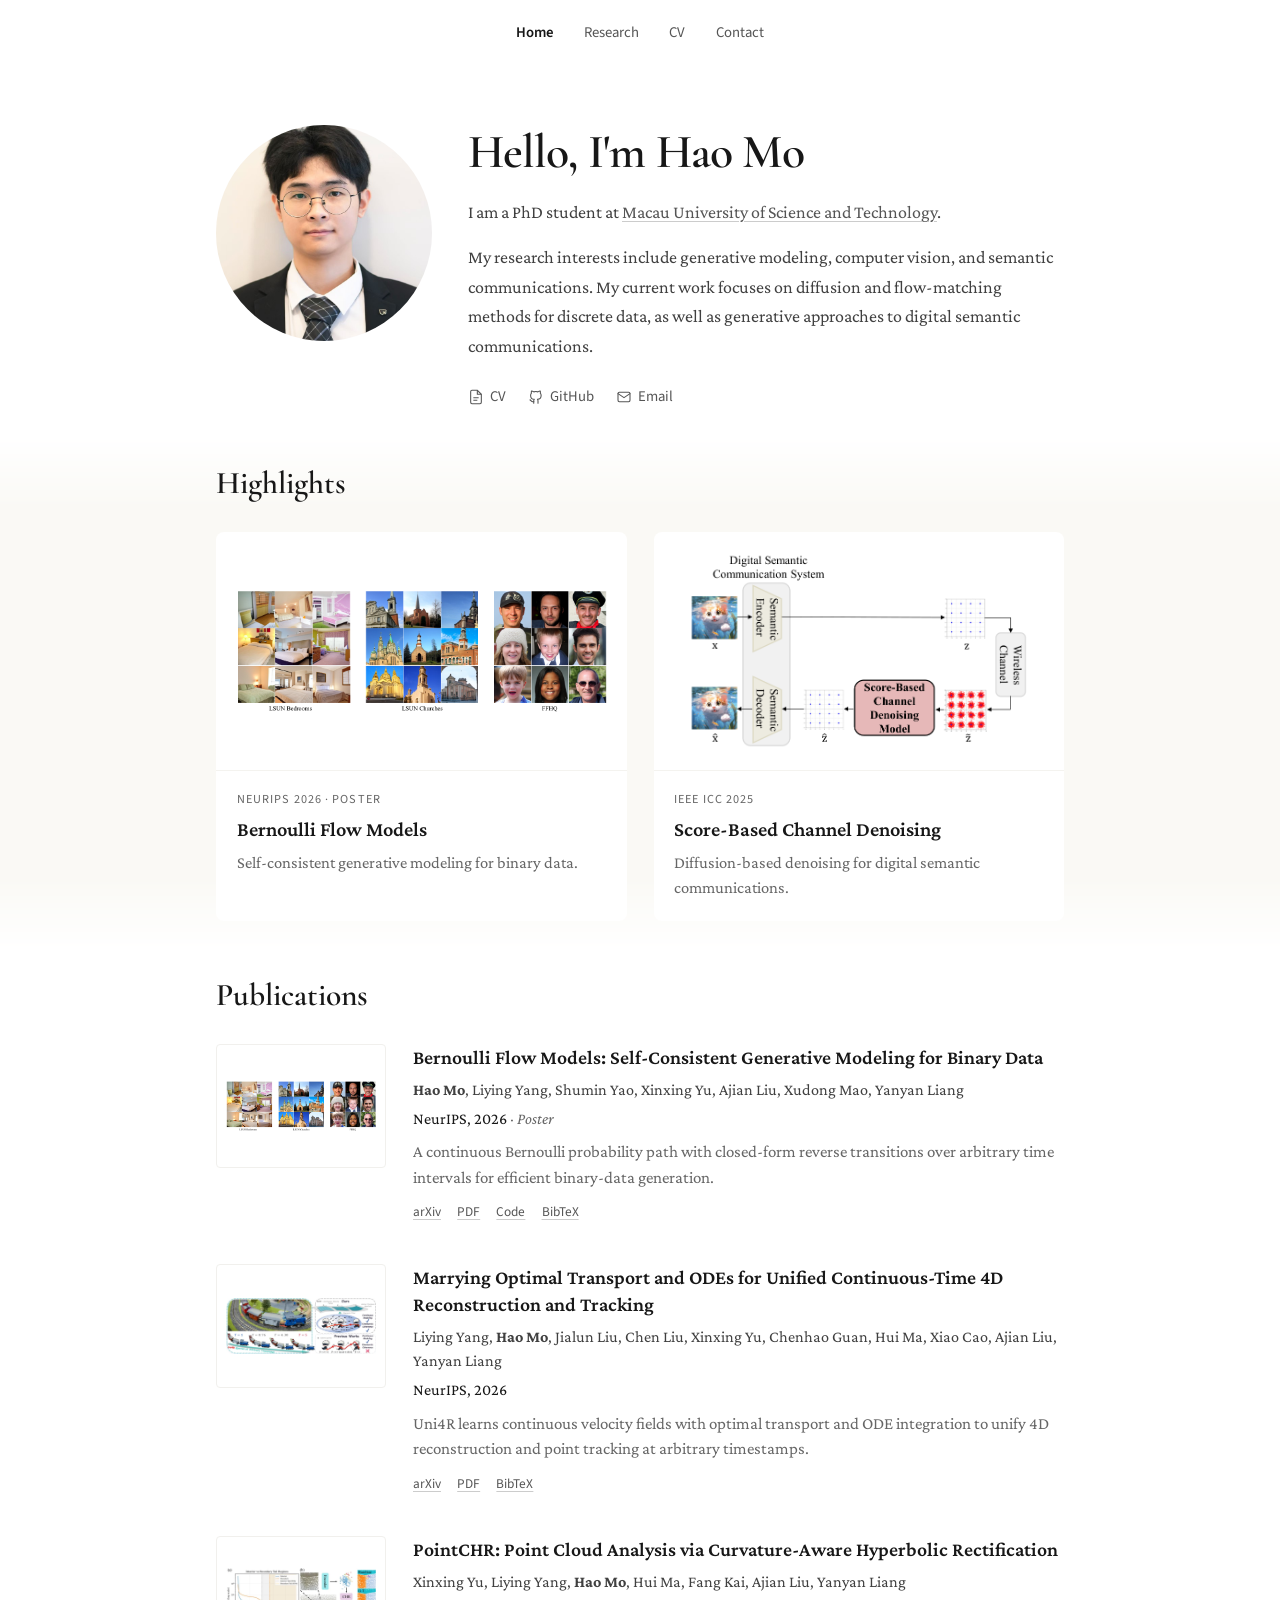
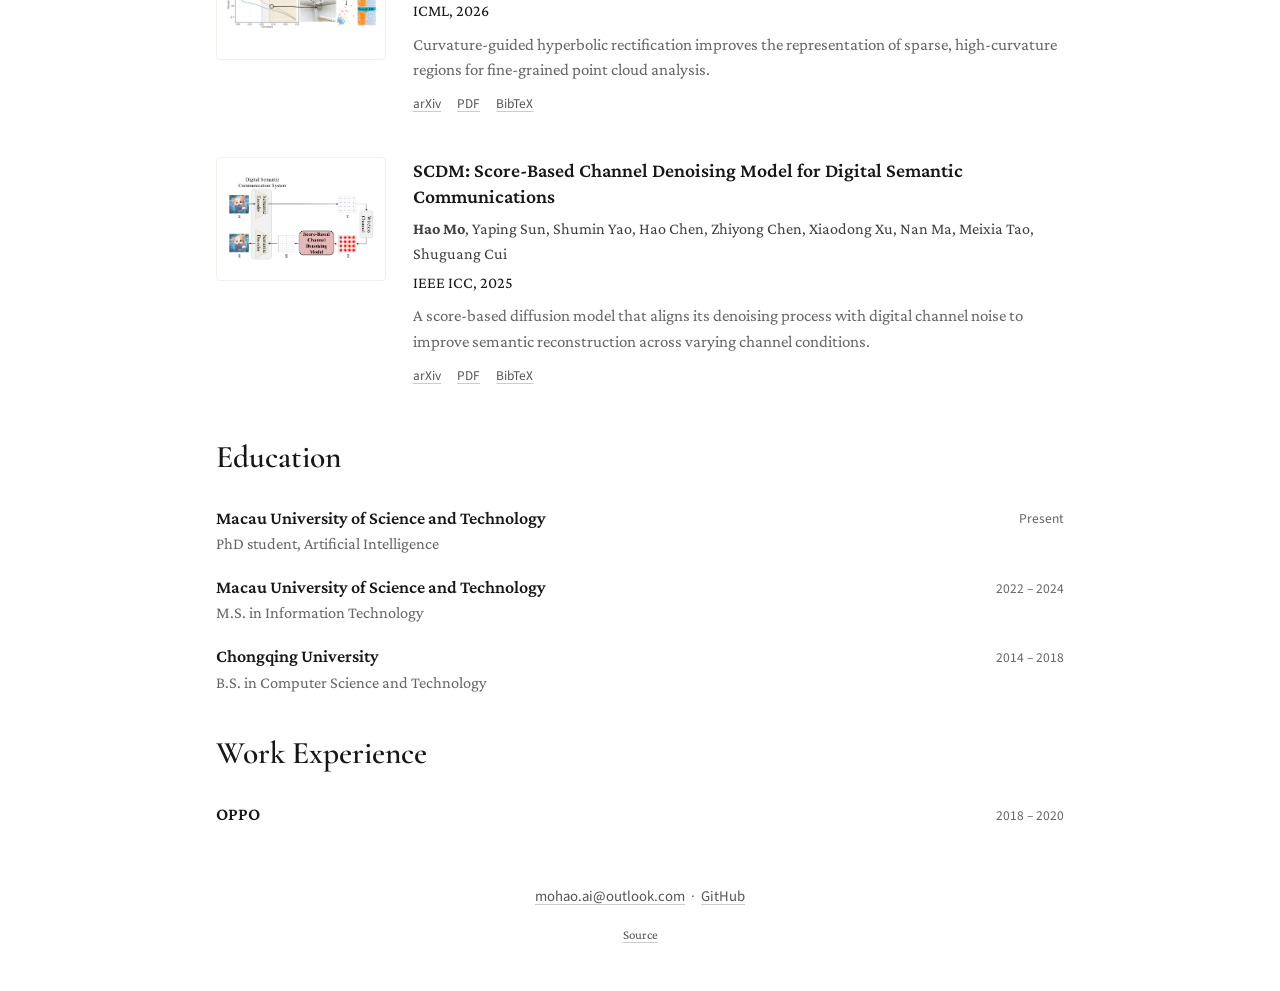
<file: index.html>
<!doctype html>
<html lang="en">
<head>
  <meta charset="utf-8">
  <meta name="viewport" content="width=device-width, initial-scale=1">
  <title>Hao Mo — Generative Models &amp; Computer Vision</title>
  <meta name="description" content="Hao Mo is a PhD student at Macau University of Science and Technology working on generative models, computer vision, and semantic communications.">
  <link rel="canonical" href="https://minimo6666.github.io/">
  <meta property="og:type" content="website">
  <meta property="og:title" content="Hao Mo — Academic Homepage">
  <meta property="og:description" content="Generative models, computer vision, and semantic communications. Selected research: Bernoulli Flow Models and SCDM.">
  <meta property="og:url" content="https://minimo6666.github.io/">
  <meta property="og:image" content="https://minimo6666.github.io/assets/images/bfm-samples.png">
  <meta name="theme-color" content="#faf9f5">
  <link rel="icon" type="image/png" href="assets/images/avatar.png">
  <link rel="stylesheet" href="assets/styles.css?v=20261016-circle">
</head>
<body>
  <a class="skip-link" href="#main">Skip to content</a>
  <header class="site-header">
    <nav class="container" aria-label="Main navigation">
      <a href="./" aria-current="page">Home</a>
      <a href="#publications">Research</a>
      <a href="cv.html">CV</a>
      <a href="#contact">Contact</a>
    </nav>
  </header>
  <main id="main">
    <!-- ABOUT -->
    <section class="hero" aria-labelledby="intro-title">
      <div class="container hero-grid">
        <img class="avatar" src="assets/images/hao-mo.jpg" width="640" height="684" alt="Portrait of Hao Mo">
        <div>
          <h1 id="intro-title">Hello, I'm Hao Mo</h1>
          <div class="bio">
            <p>I am a PhD student at <a href="https://www.must.edu.mo/">Macau University of Science and Technology</a>.</p>
            <p>My research interests include generative modeling, computer vision, and semantic communications. My current work focuses on diffusion and flow-matching methods for discrete data, as well as generative approaches to digital semantic communications.</p>
          </div>
          <div class="profile-links" aria-label="Profile links">
            <a href="cv.html"><svg class="icon" viewBox="0 0 24 24" fill="none" stroke="currentColor" stroke-width="1.6" aria-hidden="true"><path d="M14 2H6a2 2 0 0 0-2 2v16a2 2 0 0 0 2 2h12a2 2 0 0 0 2-2V8z"/><path d="M14 2v6h6M8 13h8M8 17h6"/></svg>CV</a>
            <a href="https://github.com/minimo6666"><svg class="icon" viewBox="0 0 24 24" fill="none" stroke="currentColor" stroke-width="1.6" stroke-linecap="round" stroke-linejoin="round" aria-hidden="true"><path d="M9 19c-4.3 1.3-4.3-2.2-6-2.7m12 5v-3.4a3 3 0 0 0-.8-2.3c2.7-.3 5.5-1.3 5.5-6a4.7 4.7 0 0 0-1.3-3.3 4.3 4.3 0 0 0-.1-3.3s-1-.3-3.4 1.3a11.5 11.5 0 0 0-6.2 0C6.3 2.7 5.3 3 5.3 3a4.3 4.3 0 0 0-.1 3.3A4.7 4.7 0 0 0 3.9 9.6c0 4.7 2.8 5.7 5.5 6a3 3 0 0 0-.8 2.3v3.4"/></svg>GitHub</a>
            <a href="mailto:mohao.ai@outlook.com"><svg class="icon" viewBox="0 0 24 24" fill="none" stroke="currentColor" stroke-width="1.6" stroke-linecap="round" stroke-linejoin="round" aria-hidden="true"><rect x="3" y="5" width="18" height="14" rx="2"/><path d="m3 7 9 6 9-6"/></svg>Email</a>
          </div>
        </div>
      </div>
    </section>

    <!-- HIGHLIGHTS: original figures from the linked papers, displayed without cropping. -->
    <section class="highlights" aria-labelledby="highlights-title">
      <div class="container">
        <h2 id="highlights-title">Highlights</h2>
        <div class="highlight-grid">
          <article class="highlight">
            <a href="https://arxiv.org/abs/2610.11362">
              <div class="highlight-image"><img src="assets/images/bfm-samples.png" width="1116" height="369" alt="Image samples generated by Bernoulli Flow Models" loading="lazy"></div>
              <div class="highlight-copy">
                <span class="eyebrow">NeurIPS 2026 · Poster</span>
                <h3>Bernoulli Flow Models</h3>
                <p>Self-consistent generative modeling for binary data.</p>
              </div>
            </a>
          </article>
          <article class="highlight">
            <a href="https://arxiv.org/abs/2501.17876">
              <div class="highlight-image"><img src="assets/images/scdm-overview.png" width="757" height="430" alt="SCDM system diagram showing digital semantic communication and channel denoising" loading="lazy"></div>
              <div class="highlight-copy">
                <span class="eyebrow">IEEE ICC 2025</span>
                <h3>Score-Based Channel Denoising</h3>
                <p>Diffusion-based denoising for digital semantic communications.</p>
              </div>
            </a>
          </article>
        </div>
      </div>
    </section>

    <!-- PUBLICATIONS: duplicate an article block when adding a new paper. -->
    <section class="publications" id="publications" aria-labelledby="publications-title">
      <div class="container">
        <h2 id="publications-title">Publications</h2>
        <article class="publication">
          <a class="publication-image" href="https://arxiv.org/abs/2610.11362" aria-label="Read Bernoulli Flow Models"><img src="assets/images/bfm-samples.png" width="1116" height="369" alt="BFM generated image samples" loading="lazy"></a>
          <div>
            <h3><a href="https://arxiv.org/abs/2610.11362">Bernoulli Flow Models: Self-Consistent Generative Modeling for Binary Data</a></h3>
            <p class="authors"><strong>Hao Mo</strong>, Liying Yang, Shumin Yao, Xinxing Yu, Ajian Liu, Xudong Mao, Yanyan Liang</p>
            <p class="venue">NeurIPS, 2026 <span>· Poster</span></p>
            <p class="description">A continuous Bernoulli probability path with closed-form reverse transitions over arbitrary time intervals for efficient binary-data generation.</p>
            <div class="paper-links" aria-label="Bernoulli Flow Models resources">
              <a href="https://arxiv.org/abs/2610.11362">arXiv</a>
              <a href="https://arxiv.org/pdf/2610.11362">PDF</a>
              <a href="https://github.com/minimo6666/BFM_NeurIPS2026">Code</a>
              <a href="assets/bib/bfm.bib" download>BibTeX</a>
            </div>
          </div>
        </article>
        <article class="publication">
          <a class="publication-image" href="https://arxiv.org/abs/2608.09613" aria-label="Read Marrying Optimal Transport and ODEs"><img src="assets/images/uni4r-teaser.webp" width="2035" height="763" alt="Uni4R overview of continuous-time 4D reconstruction and point tracking" loading="lazy"></a>
          <div>
            <h3><a href="https://arxiv.org/abs/2608.09613">Marrying Optimal Transport and ODEs for Unified Continuous-Time 4D Reconstruction and Tracking</a></h3>
            <p class="authors">Liying Yang, <strong>Hao Mo</strong>, Jialun Liu, Chen Liu, Xinxing Yu, Chenhao Guan, Hui Ma, Xiao Cao, Ajian Liu, Yanyan Liang</p>
            <p class="venue">NeurIPS, 2026</p>
            <p class="description">Uni4R learns continuous velocity fields with optimal transport and ODE integration to unify 4D reconstruction and point tracking at arbitrary timestamps.</p>
            <div class="paper-links" aria-label="Uni4R resources">
              <a href="https://arxiv.org/abs/2608.09613">arXiv</a>
              <a href="https://arxiv.org/pdf/2608.09613">PDF</a>
              <a href="assets/bib/uni4r.bib" download>BibTeX</a>
            </div>
          </div>
        </article>
        <article class="publication">
          <a class="publication-image" href="https://arxiv.org/abs/2607.24052" aria-label="Read PointCHR"><img src="assets/images/pointchr-teaser.webp" width="1181" height="473" alt="PointCHR illustration of curvature imbalance and improved geometric boundaries" loading="lazy"></a>
          <div>
            <h3><a href="https://arxiv.org/abs/2607.24052">PointCHR: Point Cloud Analysis via Curvature-Aware Hyperbolic Rectification</a></h3>
            <p class="authors">Xinxing Yu, Liying Yang, <strong>Hao Mo</strong>, Hui Ma, Fang Kai, Ajian Liu, Yanyan Liang</p>
            <p class="venue">ICML, 2026</p>
            <p class="description">Curvature-guided hyperbolic rectification improves the representation of sparse, high-curvature regions for fine-grained point cloud analysis.</p>
            <div class="paper-links" aria-label="PointCHR resources">
              <a href="https://arxiv.org/abs/2607.24052">arXiv</a>
              <a href="https://arxiv.org/pdf/2607.24052">PDF</a>
              <a href="assets/bib/pointchr.bib" download>BibTeX</a>
            </div>
          </div>
        </article>
        <article class="publication">
          <a class="publication-image" href="https://arxiv.org/abs/2501.17876" aria-label="Read SCDM"><img src="assets/images/scdm-overview.png" width="757" height="430" alt="SCDM system overview" loading="lazy"></a>
          <div>
            <h3><a href="https://arxiv.org/abs/2501.17876">SCDM: Score-Based Channel Denoising Model for Digital Semantic Communications</a></h3>
            <p class="authors"><strong>Hao Mo</strong>, Yaping Sun, Shumin Yao, Hao Chen, Zhiyong Chen, Xiaodong Xu, Nan Ma, Meixia Tao, Shuguang Cui</p>
            <p class="venue">IEEE ICC, 2025</p>
            <p class="description">A score-based diffusion model that aligns its denoising process with digital channel noise to improve semantic reconstruction across varying channel conditions.</p>
            <div class="paper-links" aria-label="SCDM resources">
              <a href="https://arxiv.org/abs/2501.17876">arXiv</a>
              <a href="https://arxiv.org/pdf/2501.17876">PDF</a>
              <a href="assets/bib/scdm.bib" download>BibTeX</a>
            </div>
          </div>
        </article>
      </div>
    </section>

    <section class="education" aria-labelledby="education-title">
      <div class="container">
        <h2 id="education-title">Education</h2>
        <ul class="education-list">
          <li><div><h3>Macau University of Science and Technology</h3><p>PhD student, Artificial Intelligence</p></div><time>Present</time></li>
          <li><div><h3>Macau University of Science and Technology</h3><p>M.S. in Information Technology</p></div><time>2022 – 2024</time></li>
          <li><div><h3>Chongqing University</h3><p>B.S. in Computer Science and Technology</p></div><time>2014 – 2018</time></li>
        </ul>
      </div>
    </section>
    <section class="experience" aria-labelledby="experience-title">
      <div class="container">
        <h2 id="experience-title">Work Experience</h2>
        <ul class="education-list">
          <li><div><h3>OPPO</h3></div><time>2018 – 2020</time></li>
        </ul>
      </div>
    </section>
  </main>
  <footer class="site-footer" id="contact">
    <div class="container">
      <p class="contact"><a href="mailto:mohao.ai@outlook.com">mohao.ai@outlook.com</a> &nbsp;·&nbsp; <a href="https://github.com/minimo6666">GitHub</a></p>
      <p class="credit"><a href="https://github.com/minimo6666/minimo6666.github.io">Source</a></p>
    </div>
  </footer>
</body>
</html>
</file>
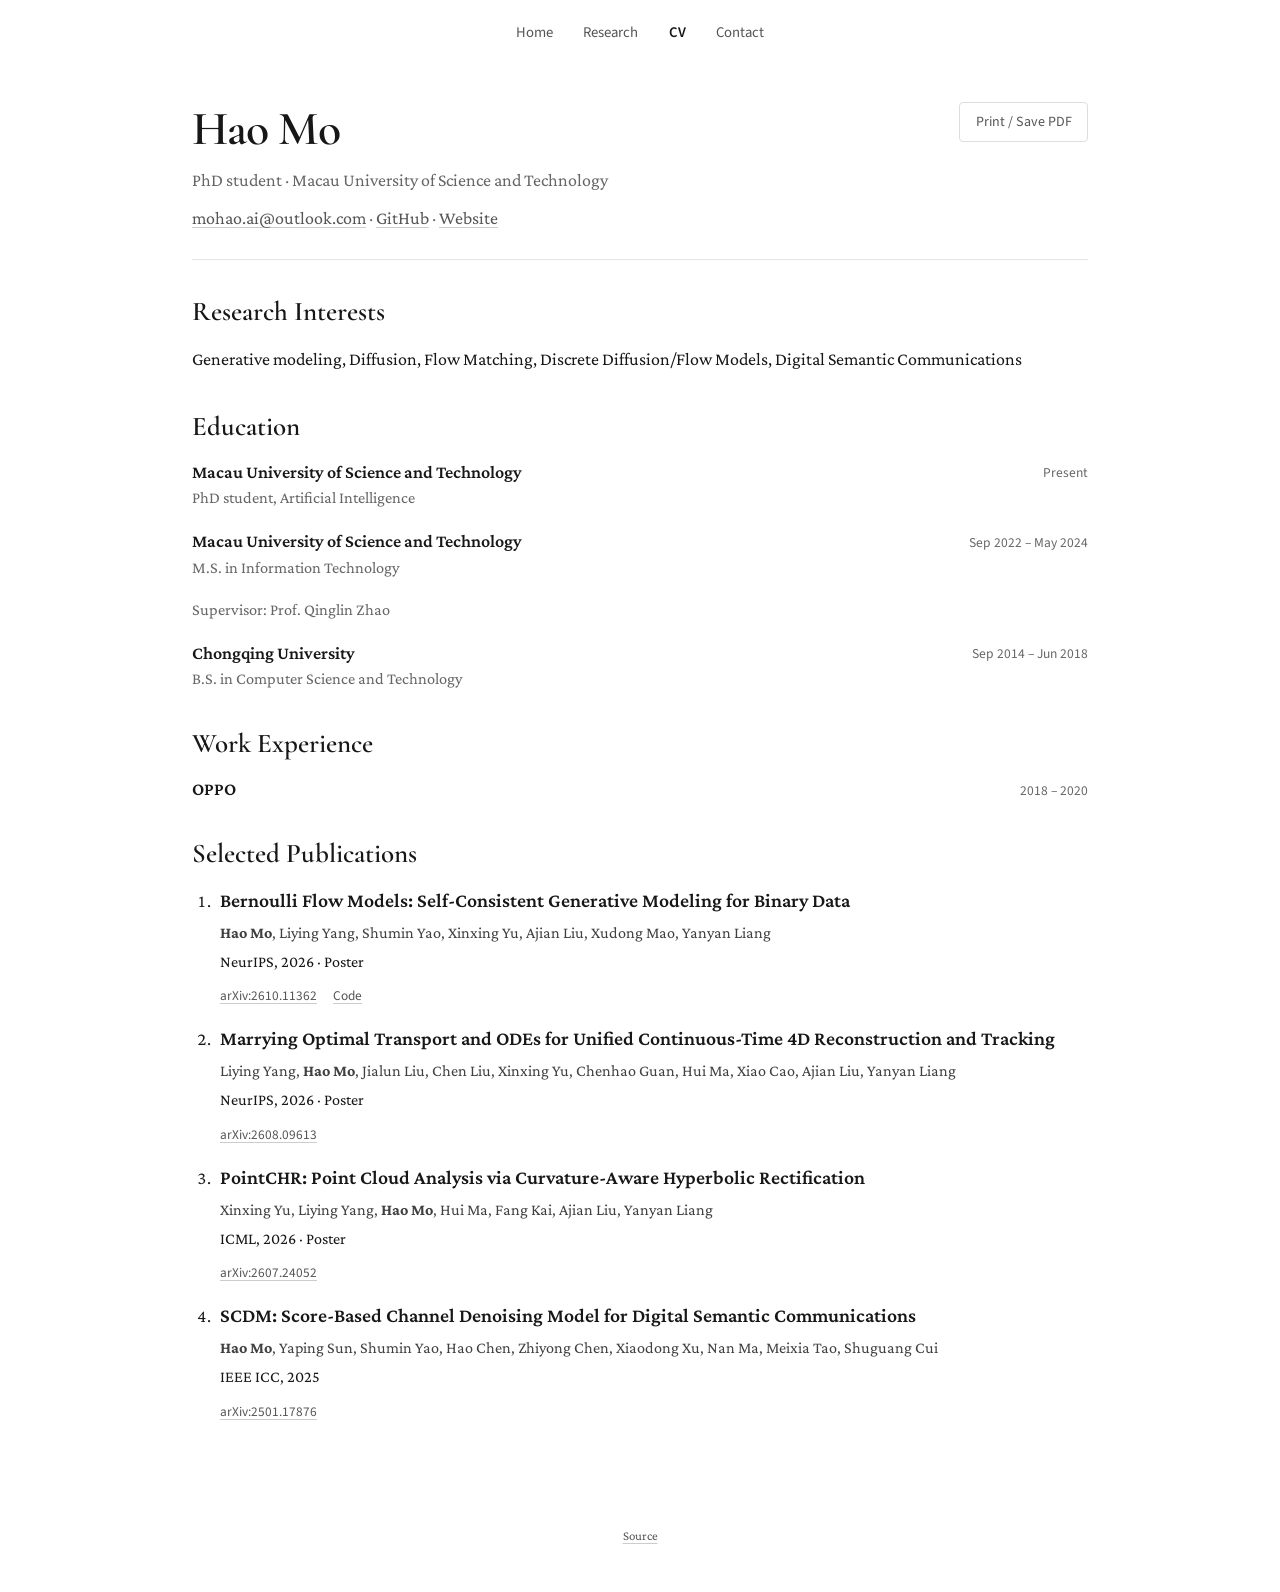
<file: cv.html>
<!doctype html>
<html lang="en">
<head>
  <meta charset="utf-8">
  <meta name="viewport" content="width=device-width, initial-scale=1">
  <title>Curriculum Vitae — Hao Mo</title>
  <meta name="description" content="Hao Mo: education, research interests, and selected publications.">
  <link rel="canonical" href="https://minimo6666.github.io/cv.html">
  <link rel="icon" type="image/png" href="assets/images/avatar.png">
  <link rel="stylesheet" href="assets/styles.css?v=20261016">
</head>
<body>
  <a class="skip-link" href="#main">Skip to content</a>
  <header class="site-header">
    <nav class="container" aria-label="Main navigation">
      <a href="./">Home</a><a href="index.html#publications">Research</a><a href="cv.html" aria-current="page">CV</a><a href="index.html#contact">Contact</a>
    </nav>
  </header>
  <main id="main" class="container cv-page">
    <div class="cv-heading">
      <div><h1>Hao Mo</h1><p>PhD student · Macau University of Science and Technology</p><p><a href="mailto:mohao.ai@outlook.com">mohao.ai@outlook.com</a> · <a href="https://github.com/minimo6666">GitHub</a> · <a href="https://minimo6666.github.io/">Website</a></p></div>
      <button type="button" class="print-button" onclick="window.print()">Print / Save PDF</button>
    </div>
    <section class="cv-section" aria-labelledby="interests-title">
      <h2 id="interests-title">Research Interests</h2>
      <p>Generative modeling, Diffusion, Flow Matching, Discrete Diffusion/Flow Models, Digital Semantic Communications</p>
    </section>
    <section class="cv-section" aria-labelledby="education-title">
      <h2 id="education-title">Education</h2>
      <ul class="education-list">
        <li><div><h3>Macau University of Science and Technology</h3><p>PhD student, Artificial Intelligence</p></div><time>Present</time></li>
        <li><div><h3>Macau University of Science and Technology</h3><p>M.S. in Information Technology</p><p>Supervisor: Prof. Qinglin Zhao</p></div><time>Sep 2022 – May 2024</time></li>
        <li><div><h3>Chongqing University</h3><p>B.S. in Computer Science and Technology</p></div><time>Sep 2014 – Jun 2018</time></li>
      </ul>
    </section>
    <section class="cv-section" aria-labelledby="experience-title">
      <h2 id="experience-title">Work Experience</h2>
      <ul class="education-list">
        <li><div><h3>OPPO</h3></div><time>2018 – 2020</time></li>
      </ul>
    </section>
    <section class="cv-section" aria-labelledby="publications-title">
      <h2 id="publications-title">Selected Publications</h2>
      <ol class="cv-publications">
        <li>
          <h3>Bernoulli Flow Models: Self-Consistent Generative Modeling for Binary Data</h3>
          <p class="authors"><strong>Hao Mo</strong>, Liying Yang, Shumin Yao, Xinxing Yu, Ajian Liu, Xudong Mao, Yanyan Liang</p>
          <p class="venue">NeurIPS, 2026 · Poster</p>
          <p class="paper-links"><a href="https://arxiv.org/abs/2610.11362">arXiv:2610.11362</a><a href="https://github.com/minimo6666/BFM_NeurIPS2026">Code</a></p>
        </li>
        <li>
          <h3>Marrying Optimal Transport and ODEs for Unified Continuous-Time 4D Reconstruction and Tracking</h3>
          <p class="authors">Liying Yang, <strong>Hao Mo</strong>, Jialun Liu, Chen Liu, Xinxing Yu, Chenhao Guan, Hui Ma, Xiao Cao, Ajian Liu, Yanyan Liang</p>
          <p class="venue">NeurIPS, 2026 · Poster</p>
          <p class="paper-links"><a href="https://arxiv.org/abs/2608.09613">arXiv:2608.09613</a></p>
        </li>
        <li>
          <h3>PointCHR: Point Cloud Analysis via Curvature-Aware Hyperbolic Rectification</h3>
          <p class="authors">Xinxing Yu, Liying Yang, <strong>Hao Mo</strong>, Hui Ma, Fang Kai, Ajian Liu, Yanyan Liang</p>
          <p class="venue">ICML, 2026 · Poster</p>
          <p class="paper-links"><a href="https://arxiv.org/abs/2607.24052">arXiv:2607.24052</a></p>
        </li>
        <li>
          <h3>SCDM: Score-Based Channel Denoising Model for Digital Semantic Communications</h3>
          <p class="authors"><strong>Hao Mo</strong>, Yaping Sun, Shumin Yao, Hao Chen, Zhiyong Chen, Xiaodong Xu, Nan Ma, Meixia Tao, Shuguang Cui</p>
          <p class="venue">IEEE ICC, 2025</p>
          <p class="paper-links"><a href="https://arxiv.org/abs/2501.17876">arXiv:2501.17876</a></p>
        </li>
      </ol>
    </section>
  </main>
  <footer class="site-footer"><div class="container"><p class="credit"><a href="https://github.com/minimo6666/minimo6666.github.io">Source</a></p></div></footer>
</body>
</html>
</file>
<file: assets/styles.css>
/* Adapted from Keunhong Park's academic website, CC BY-SA 4.0.
   Original: https://github.com/keunhong/keunhong.github.io */
@import url('https://fonts.googleapis.com/css2?family=Cormorant+Garamond:wght@400;500;600;700&family=Crimson+Pro:ital,wght@0,400;0,500;0,600;0,700;1,400&family=Source+Sans+3:wght@400;500;600&display=swap');

:root {
  --surface: #fff;
  --surface-muted: #faf9f5;
  --text: #171717;
  --body: #404040;
  --muted: #666;
  --border: #e5e5e5;
  --serif: 'Crimson Pro', Georgia, Cambria, serif;
  --display: 'Cormorant Garamond', Georgia, serif;
  --sans: 'Source Sans 3', system-ui, sans-serif;
}
* { box-sizing: border-box; }
html { scroll-behavior: smooth; scroll-padding-top: 2rem; font-size: 18px; }
body { margin: 0; color: var(--text); background: var(--surface); font-family: var(--serif); line-height: 1.65; -webkit-font-smoothing: antialiased; }
img { display: block; max-width: 100%; }
a { color: #555; text-decoration-color: #ccc; text-decoration-thickness: 1px; text-underline-offset: 3px; }
a:hover { color: #111; text-decoration-color: #555; }
a:focus-visible, button:focus-visible { outline: 2px solid #555; outline-offset: 5px; border-radius: 2px; }
h1, h2, h3, p { margin: 0; }
h1, h2 { font-family: var(--display); font-weight: 600; line-height: 1.15; }
h1 { font-size: clamp(2.1rem, 5vw, 2.65rem); letter-spacing: -.02em; }
h2 { font-size: 1.75rem; margin-bottom: 1.7rem; }
h3 { font-size: 1.1rem; font-weight: 600; line-height: 1.35; }
p + p { margin-top: .85rem; }
.container { width: min(100%, 896px); padding-inline: 24px; margin-inline: auto; }
.skip-link { position: absolute; left: 1rem; top: -5rem; background: #fff; padding: .5rem 1rem; z-index: 10; }
.skip-link:focus { top: 1rem; }
.site-header { padding: 1.15rem 0; }
.site-header nav { display: flex; justify-content: center; gap: 1.7rem; font-family: var(--sans); font-size: .82rem; }
.site-header a { text-decoration: none; }
.site-header a[aria-current='page'] { font-weight: 600; color: #171717; }
.hero { padding: 3.3rem 0 1.5rem; }
.hero-grid { display: grid; grid-template-columns: 216px 1fr; align-items: start; gap: 2rem; }
.avatar { width: 216px; height: 216px; border-radius: 50%; object-fit: cover; object-position: center 35%; }
.bio { margin-top: 1rem; color: var(--body); }
.profile-links { display: flex; flex-wrap: wrap; gap: 1.2rem; margin-top: 1.3rem; font-family: var(--sans); font-size: .82rem; }
.profile-links a { display: inline-flex; align-items: center; gap: .35rem; text-decoration: none; }
.icon { width: 16px; height: 16px; flex: 0 0 auto; }
.highlights { position: relative; padding: 1.6rem 0; }
.highlights::before { content: ''; position: absolute; inset: 0; background: var(--surface-muted); mask-image: linear-gradient(to bottom, transparent, #000 14%, #000 86%, transparent); }
.highlights .container { position: relative; }
.highlight-grid { display: grid; grid-template-columns: repeat(2, minmax(0, 1fr)); gap: 1.5rem; }
.highlight { background: #fff; border-radius: 8px; overflow: hidden; transition: transform .2s, box-shadow .2s; }
.highlight:hover { transform: translateY(-3px); box-shadow: 0 3px 12px #00000008; }
.highlight > a { display: block; color: inherit; text-decoration: none; }
.highlight-image { aspect-ratio: 1.72; display: flex; align-items: center; padding: 1.1rem; border-bottom: 1px solid #f4f3ef; }
.highlight-image img { width: 100%; height: 100%; object-fit: contain; }
.highlight-copy { padding: 1rem 1.15rem 1.15rem; }
.highlight-copy h3 { font-size: 1.13rem; }
.highlight-copy p { color: var(--muted); font-size: .92rem; line-height: 1.5; margin-top: .4rem; }
.eyebrow { display: block; color: var(--muted); font-family: var(--sans); font-size: .68rem; letter-spacing: .09em; text-transform: uppercase; margin-bottom: .4rem; }
.publications { padding: 1.5rem 0 1.9rem; }
.publication { display: grid; grid-template-columns: 170px 1fr; gap: 1.5rem; margin-bottom: 2.3rem; }
.publication:last-child { margin-bottom: 0; }
.publication-image { align-self: start; display: flex; align-items: center; justify-content: center; height: 124px; padding: .5rem; background: #fff; border: 1px solid #f1f0ed; border-radius: 4px; }
.publication-image img { width: 100%; height: 100%; object-fit: contain; }
.publication h3 a { color: var(--text); text-decoration: none; }
.publication h3 a:hover { text-decoration: underline; }
.authors { font-size: .9rem; color: var(--body); line-height: 1.5; margin-top: .35rem; }
.venue { font-size: .9rem; margin-top: .2rem; }
.venue span { color: var(--muted); font-style: italic; }
.description { font-size: .94rem; color: var(--muted); line-height: 1.5; margin-top: .45rem; }
.paper-links { display: flex; flex-wrap: wrap; gap: .9rem; font-family: var(--sans); font-size: .74rem; margin-top: .6rem; }
.education { padding: 1rem 0 1.2rem; }
.experience { padding: 1rem 0 1.5rem; }
.education-list { list-style: none; margin: 0; padding: 0; }
.education-list li { display: flex; justify-content: space-between; gap: 1rem; margin-bottom: 1rem; }
.education-list li:last-child { margin-bottom: 0; }
.education-list h3 { font-size: 1rem; }
.education-list p, .education-list time { font-size: .91rem; color: var(--muted); }
.education-list time { flex-shrink: 0; font-family: var(--sans); font-size: .75rem; padding-top: .14rem; }
.site-footer { padding: 1.7rem 0 2.5rem; color: var(--muted); text-align: center; font-size: .78rem; }
.site-footer .contact { font-family: var(--sans); font-size: .82rem; margin-bottom: .8rem; }
.site-footer .credit { font-size: .72rem; color: #737373; }
.cv-page { padding: 2rem 0 3rem; }
.cv-heading { display: flex; justify-content: space-between; align-items: start; gap: 1rem; border-bottom: 1px solid var(--border); padding-bottom: 1.4rem; margin-bottom: 2rem; }
.cv-heading p { color: var(--muted); margin-top: .5rem; }
.cv-section { margin-top: 2rem; }
.cv-section h2 { margin-bottom: 1rem; font-size: 1.5rem; }
.cv-publications { padding-left: 1.2rem; }
.cv-publications li { padding-left: .35rem; margin-bottom: 1rem; }
.print-button { font: .78rem var(--sans); color: #555; border: 1px solid #ddd; background: #fff; padding: .5rem .85rem; border-radius: 4px; cursor: pointer; white-space: nowrap; }
.print-button:hover { border-color: #999; }
@media (max-width: 640px) {
  html { font-size: 17px; }
  .container { padding-inline: 22px; }
  .hero { padding-top: 1.8rem; padding-bottom: 1.2rem; }
  .hero-grid { grid-template-columns: 1fr; gap: 1.4rem; text-align: center; }
  .avatar { width: 156px; height: 156px; margin-inline: auto; }
  .bio { max-width: 34rem; margin-inline: auto; }
  .profile-links { justify-content: center; }
  .highlights { padding-block: 1.4rem; }
  .highlight-grid { grid-template-columns: 1fr; gap: 1.25rem; }
  .highlight-image { aspect-ratio: 2; }
  .publications { padding-top: 1.4rem; }
  .publication { grid-template-columns: 1fr; gap: .85rem; }
  .publication-image { height: 150px; padding: 1rem; }
  .education-list li { display: block; }
  .education-list time { display: block; margin-top: .2rem; }
  .cv-heading { flex-direction: column; }
}
@media (prefers-reduced-motion: reduce) {
  html { scroll-behavior: auto; }
  .highlight { transition: none; }
  .highlight:hover { transform: none; }
}
@media print {
  @page { margin: 17mm; }
  html, body { font-size: 10.5pt; color: #000; background: #fff; }
  .site-header, .site-footer, .print-button, .skip-link { display: none; }
  .container { max-width: none; width: 100%; padding: 0; }
  .cv-page { padding: 0; }
  .cv-heading { margin-bottom: 1.4rem; }
  .cv-section { margin-top: 1.3rem; }
  a { color: inherit; text-decoration: none; }
  li, .publication { break-inside: avoid; }
}
</file>
